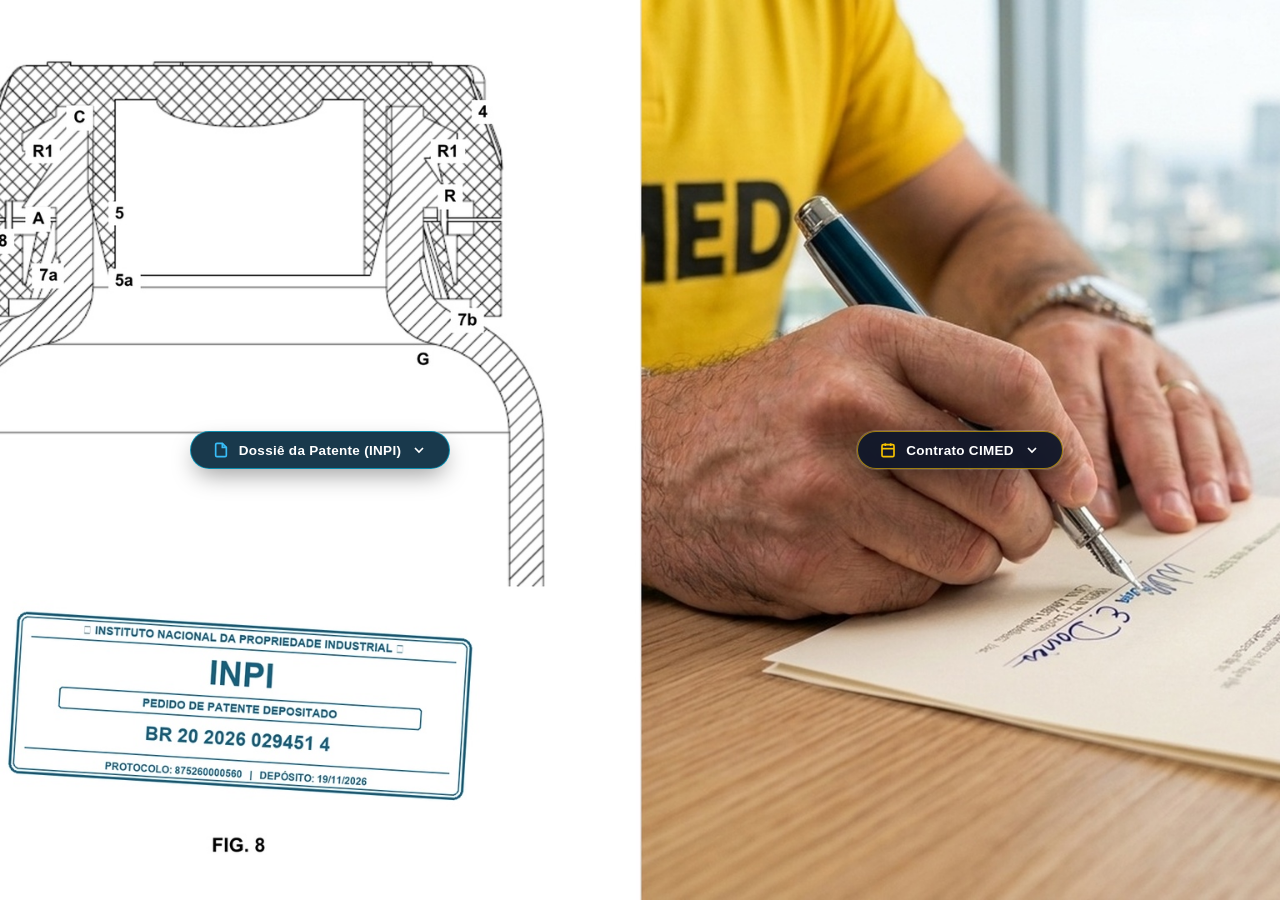
<file: cimed/index.html>
<!DOCTYPE html>
<html lang="pt-BR">
<head>
  <meta charset="UTF-8">
  <meta http-equiv="refresh" content="0; url=dossie_da_patente_contrato_CIMED/">
  <title>CIMED • Dossiê da Patente e Minuta Contratual</title>
</head>
<body>
  <script>window.location.href = "dossie_da_patente_contrato_CIMED/";</script>
</body>
</html>
</file>
